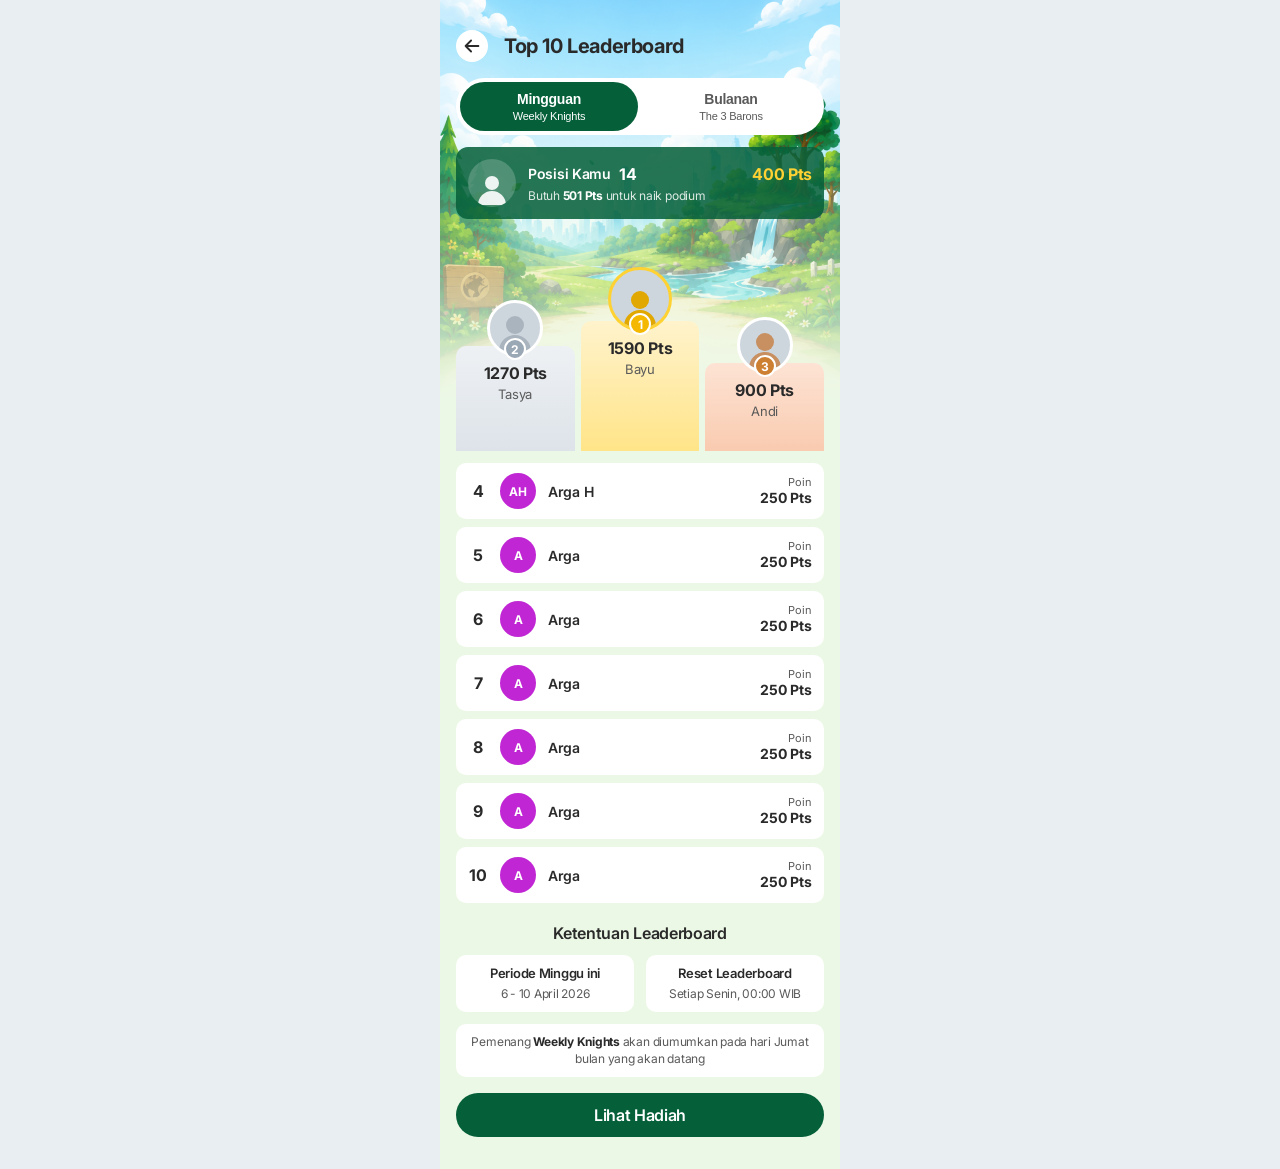
<file: leaderboard.html>
<!DOCTYPE html>
<html lang="id">
<head>
  <meta charset="UTF-8" />
  <meta name="viewport" content="width=device-width, initial-scale=1.0" />
  <title>EcoQuest — Top 10 Leaderboard</title>
  <link href="https://fonts.googleapis.com/css2?family=Inter:wght@400;600;700&display=swap" rel="stylesheet" />
  <link rel="stylesheet" href="css/variables.css" />
  <link rel="stylesheet" href="css/base.css" />
  <link rel="stylesheet" href="css/animations.css" />
  <link rel="stylesheet" href="css/leaderboard.css" />
</head>
<body>
<div class="phone phone--nature">

  <!-- Header -->
  <div class="lb-header">
    <a class="back-btn" href="index.html" aria-label="Kembali">
      <svg viewBox="0 0 24 24" fill="none" xmlns="http://www.w3.org/2000/svg">
        <path d="M19 12H5M11 6l-6 6 6 6" stroke="#2a2a2a" stroke-width="2" stroke-linecap="round" stroke-linejoin="round"/>
      </svg>
    </a>
    <div class="lb-title">Top 10 Leaderboard</div>
  </div>

  <!-- Switch -->
  <div class="lb-switch">
    <button class="lb-switch-btn active" data-cat="weekly">
      <span class="sw-main">Mingguan</span>
      <span class="sw-sub">Weekly Knights</span>
    </button>
    <button class="lb-switch-btn" data-cat="monthly">
      <span class="sw-main">Bulanan</span>
      <span class="sw-sub">The 3 Barons</span>
    </button>
  </div>

  <!-- Posisi Kamu -->
  <div class="posisi-card">
    <div class="posisi-avatar" id="posisiAvatar">
      <svg viewBox="0 0 38 38" fill="none" xmlns="http://www.w3.org/2000/svg">
        <circle cx="19" cy="14" r="7" fill="#fff" opacity="0.9"/>
        <path d="M5 36c0-7.732 6.268-14 14-14s14 6.268 14 14" fill="#fff" opacity="0.9"/>
      </svg>
    </div>
    <div class="posisi-info">
      <div class="posisi-top">
        <div class="posisi-label">Posisi Kamu <span class="posisi-rank" id="posisiRank">14</span></div>
        <div class="posisi-pts" id="posisiPts">400 Pts</div>
      </div>
      <div class="posisi-hint" id="posisiNeed">Butuh <strong>501 Pts</strong> untuk naik podium</div>
    </div>
  </div>

  <!-- Podium -->
  <div class="podium-wrap">
    <div class="podium">
      <!-- Rank 2 -->
      <div class="podium-col">
        <div class="podium-avatar silver">
          <svg viewBox="0 0 44 44" fill="none" xmlns="http://www.w3.org/2000/svg">
            <circle cx="22" cy="16" r="9" fill="#aab4be"/>
            <path d="M6 42c0-8.837 7.163-16 16-16s16 7.163 16 16" fill="#aab4be"/>
          </svg>
        </div>
        <div class="podium-medal medal-2">2</div>
        <div class="podium-bar second">
          <div class="podium-pts" id="podiumPtsTwo">1270 Pts</div>
          <div class="podium-name" id="podiumNameTwo">Tasya</div>
        </div>
      </div>
      <!-- Rank 1 -->
      <div class="podium-col">
        <div class="podium-avatar gold">
          <svg viewBox="0 0 44 44" fill="none" xmlns="http://www.w3.org/2000/svg">
            <circle cx="22" cy="16" r="9" fill="#e0a800"/>
            <path d="M6 42c0-8.837 7.163-16 16-16s16 7.163 16 16" fill="#e0a800"/>
          </svg>
        </div>
        <div class="podium-medal medal-1">1</div>
        <div class="podium-bar first">
          <div class="podium-pts" id="podiumPtsOne">1590 Pts</div>
          <div class="podium-name" id="podiumNameOne">Bayu</div>
        </div>
      </div>
      <!-- Rank 3 -->
      <div class="podium-col">
        <div class="podium-avatar bronze">
          <svg viewBox="0 0 44 44" fill="none" xmlns="http://www.w3.org/2000/svg">
            <circle cx="22" cy="16" r="9" fill="#c89060"/>
            <path d="M6 42c0-8.837 7.163-16 16-16s16 7.163 16 16" fill="#c89060"/>
          </svg>
        </div>
        <div class="podium-medal medal-3">3</div>
        <div class="podium-bar third">
          <div class="podium-pts" id="podiumPtsThree">900 Pts</div>
          <div class="podium-name" id="podiumNameThree">Andi</div>
        </div>
      </div>
    </div>
  </div>

  <!-- Ranking 4-10 -->
  <div class="rank-list" id="rankList"></div>

  <!-- Ketentuan -->
  <div class="ketentuan">
    <div class="ketentuan-title">Ketentuan Leaderboard</div>
    <div class="ketentuan-grid">
      <div class="ketentuan-box">
        <div class="ketentuan-box-label">Periode Minggu ini</div>
        <div class="ketentuan-box-val" id="periodeVal">6 - 10 April 2026</div>
      </div>
      <div class="ketentuan-box">
        <div class="ketentuan-box-label">Reset Leaderboard</div>
        <div class="ketentuan-box-val" id="resetVal">Setiap Senin, 00:00 WIB</div>
      </div>
    </div>
    <div class="ketentuan-note" id="noteText">
      Pemenang <strong>Weekly Knights</strong> akan diumumkan pada hari Jumat bulan yang akan datang
    </div>
  </div>

  <!-- Lihat Hadiah -->
  <a class="lb-cta" href="hadiah.html">
    <span>Lihat Hadiah</span>
  </a>

</div>

<script src="js/state.js"></script>
<script src="js/theme.js"></script>
<script src="js/leaderboard.js"></script>
<script src="js/entrance.js"></script>
<script>
  loadTheme();
  initLeaderboard();
  initEntrance(['.lb-header', '.lb-switch', '.posisi-card', '.podium-wrap', '.rank-list', '.ketentuan', '.lb-cta']);
</script>
</body>
</html>
</file>
<file: css/variables.css>
/* ============================================================
   EcoQuest — Design Tokens & CSS Variables
   ============================================================ */

:root {
  /* Brand Colors */
  --color-primary:        #05603A;
  --color-primary-light:  #39B575;
  --color-primary-pale:   #F6FEF9;
  --color-secondary:      #e55225;

  /* Neutrals */
  --color-text-primary:   #2a2a2a;
  --color-text-secondary: #5a5a5a;
  --color-white:          #ffffff;
  --color-bg:             #e9eef2;
  --color-surface:        #f0f0f0;
  --color-border:         #e7e7e7;
  --color-elevated:       #e8e8e8;

  /* Semantic */
  --color-easy:    #5a5a5a;
  --color-medium:  #dc6803;
  --color-hard:    #d92d20;
  --color-bonus-bg: #fef0c7;
  --color-bonus-dark: #93370d;
  --color-green-light: #e7ffef;
  --color-green-pale:  #ecf8e6;

  /* Typography */
  --font-family: 'Inter', sans-serif;

  /* Shadows */
  --shadow-card:   none;
  --shadow-card-lg: none;
  --shadow-inset:  inset 0px 2px 5px rgba(32,32,32,0.2);

  /* Radius */
  --radius-sm:   8px;
  --radius-md:   10px;
  --radius-full: 1000px;

  /* Spacing */
  --gap-xs:  4px;
  --gap-sm:  8px;
  --gap-md:  12px;
  --gap-lg:  16px;
  --gap-xl:  24px;
}

/* ── Tema: KG Media (Biru) ── */
[data-theme="kg-media"] {
  --color-primary:        #0a5388;
  --color-primary-light:  #429cdd;
  --color-primary-pale:   #f2f7fb;
  --color-green-light:    #e8f4fd;
  --color-green-pale:     #e8f4fd;
}
</file>
<file: css/base.css>
/* ============================================================
   EcoQuest — Base / Shared Styles
   ============================================================ */

*, *::before, *::after { box-sizing: border-box; margin: 0; padding: 0; }

body {
  font-family: var(--font-family);
  background: var(--color-bg);
  display: flex;
  justify-content: center;
  min-height: 100vh;
}

/* ── Phone wrapper ── */
.phone {
  width: 100%;
  max-width: 400px;
  min-height: 100vh;
  background: #ECF8E6;
  display: flex;
  flex-direction: column;
  gap: var(--gap-md);
  padding: 20px 16px 32px;
}

/* ── Nature background (homepage & misi) ── */
.phone--nature {
  background-color: #ECF8E6;
  background-image: url("../assets/bg-nature.png");
  background-size: 100% auto;
  background-position: top center;
  background-repeat: no-repeat;
  padding-top: 22px;
}

/* ── Generic card ── */
.card {
  background: var(--color-white);
  border-radius: var(--radius-md);
  padding: var(--gap-md);
  box-shadow: var(--shadow-card);
}

/* ── Progress bar ── */
.bar-track {
  width: 100%;
  height: 12px;
  background: var(--color-surface);
  border-radius: var(--radius-full);
  overflow: hidden;
  box-shadow: var(--shadow-inset);
}
.bar-fill {
  height: 100%;
  background: var(--color-primary);
  border-radius: var(--radius-full);
  transition: width 0.4s ease;
}

/* ── Difficulty badges ── */
.badge {
  display: inline-flex;
  align-items: center;
  padding: 2px 8px 2px 6px;
  border-radius: var(--radius-full);
  font-size: 12px;
  font-weight: 600;
  color: var(--color-white);
  letter-spacing: -0.24px;
  line-height: 1.3;
  align-self: flex-start;
}
.badge-easy   { background: var(--color-easy); }
.badge-medium { background: var(--color-medium); }
.badge-hard   { background: var(--color-hard); }

/* ── Utility text styles ── */
.text-primary   { color: var(--color-text-primary); }
.text-secondary { color: var(--color-text-secondary); }
.text-brand     { color: var(--color-primary); }
.text-bold      { font-weight: 700; }
.text-semibold  { font-weight: 600; }
.text-sm   { font-size: 12px; letter-spacing: -0.24px; line-height: 1.3; }
.text-base { font-size: 14px; letter-spacing: -0.28px; line-height: 1.3; }
.text-md   { font-size: 16px; letter-spacing: -0.32px; line-height: 1.3; }
.text-lg   { font-size: 20px; letter-spacing: -0.4px;  line-height: 1.3; }
.text-xl   { font-size: 28px; letter-spacing: -0.56px; line-height: 1.3; }

/* ============================================================
   Microinteraction — efek "tertekan" (press) ala Gojek
   Berlaku untuk semua button, link CTA, dan elemen klikable
   ============================================================ */
button,
a.banner,
a.cta-btn,
a.lb-cta,
.tab-btn,
.lb-switch-btn,
.sheet-upload-btn,
.reward-item,
.mission-card,
.back-btn,
.bonus-btn,
.avatar-edit-btn,
.shutter-btn,
.sheet-close,
.uploaded-remove {
  transition: transform 0.12s cubic-bezier(0.4, 0, 0.2, 1),
              background 0.15s ease,
              opacity 0.15s ease,
              box-shadow 0.15s ease;
  -webkit-tap-highlight-color: transparent;
}

/* saat ditekan → mengecil seperti tertekan ke dalam */
button:active,
a.banner:active,
a.cta-btn:active,
a.lb-cta:active,
.tab-btn:active,
.lb-switch-btn:active,
.sheet-upload-btn:active,
.reward-item:active,
.back-btn:active,
.bonus-btn:active,
.avatar-edit-btn:active,
.sheet-close:active,
.uploaded-remove:active,
.sheet-submit-btn:active,
.popup-btn:active,
.crop-save-btn:active,
.reset-confirm-btn:active,
.reset-cancel-btn:active {
  transform: scale(0.95);
}

/* elemen besar (card/banner) cukup mengecil sedikit saja */
.mission-card:active,
.reward-item:active {
  transform: scale(0.97);
}

/* shutter kamera punya animasi sendiri, biarkan lebih kecil */
.shutter-btn:active {
  transform: scale(0.90);
}

/* ── KG Media theme: background override ── */
[data-theme="kg-media"] .phone {
  background: linear-gradient(180deg, #c8e9ff 0%, #f7f7f7 45%);
}
[data-theme="kg-media"] .phone--nature {
  background-image: none;
  background-color: transparent;
  padding-top: 20px;
}
</file>
<file: css/animations.css>
/* ============================================================
   EcoQuest — Entrance Animations
   Komponen muncul dengan fade + slide-up bertahap (staggered)
   ============================================================ */

@keyframes eq-fade-up {
  from {
    opacity: 0;
    transform: translateY(16px);
  }
  to {
    opacity: 1;
    transform: translateY(0);
  }
}

@keyframes eq-fade-in {
  from { opacity: 0; }
  to   { opacity: 1; }
}

@keyframes eq-scale-in {
  from {
    opacity: 0;
    transform: scale(0.92);
  }
  to {
    opacity: 1;
    transform: scale(1);
  }
}

/* Elemen dengan kelas ini akan dianimasikan saat muncul.
   Awalnya disembunyikan (opacity 0) lalu di-trigger via JS. */
.eq-animate {
  opacity: 0;
}

.eq-animate.eq-in {
  animation: eq-fade-up 0.55s cubic-bezier(0.22, 1, 0.36, 1) both;
}

/* Variasi animasi */
.eq-animate.eq-fade.eq-in   { animation-name: eq-fade-in; }
.eq-animate.eq-scale.eq-in  { animation-name: eq-scale-in; }

/* Hormati preferensi user yang tidak suka animasi berlebih */
@media (prefers-reduced-motion: reduce) {
  .eq-animate,
  .eq-animate.eq-in {
    animation: none !important;
    opacity: 1 !important;
    transform: none !important;
  }
}


/* ============================================================
   Level-Up Popup
   ============================================================ */

/* Backdrop */
.levelup-overlay {
  position: fixed;
  inset: 0;
  background: rgba(0, 0, 0, 0.55);
  backdrop-filter: blur(3px);
  z-index: 1100;
  display: flex;
  align-items: center;
  justify-content: center;
  opacity: 0;
  pointer-events: none;
  transition: opacity 0.35s ease;
}
.levelup-overlay.is-open {
  opacity: 1;
  pointer-events: all;
}

/* Modal card */
.levelup-modal {
  position: relative;
  background: #fff;
  border-radius: 24px;
  width: calc(100% - 48px);
  max-width: 340px;
  padding: 32px 24px 24px;
  text-align: center;
  box-shadow: 0 24px 60px rgba(10, 83, 136, 0.25);
  overflow: hidden;
  transform: scale(0.85) translateY(24px);
  transition: transform 0.4s cubic-bezier(0.22, 1, 0.36, 1), opacity 0.35s ease;
  opacity: 0;
}
.levelup-overlay.is-open .levelup-modal {
  transform: scale(1) translateY(0);
  opacity: 1;
}

/* Glow ring di belakang ikon */
.levelup-glow {
  width: 96px;
  height: 96px;
  border-radius: 50%;
  background: radial-gradient(circle, #d1fae5 0%, #F6FEF9 60%, transparent 100%);
  display: flex;
  align-items: center;
  justify-content: center;
  margin: 0 auto 16px;
  position: relative;
}
.levelup-glow::before {
  content: '';
  position: absolute;
  inset: -6px;
  border-radius: 50%;
  border: 2.5px solid #39B575;
  opacity: 0.4;
  animation: levelup-ring-pulse 1.8s ease-in-out infinite;
}
@keyframes levelup-ring-pulse {
  0%, 100% { transform: scale(1); opacity: 0.4; }
  50%       { transform: scale(1.12); opacity: 0.15; }
}

/* Badge level besar */
.levelup-badge {
  width: 64px;
  height: 64px;
  border-radius: 50%;
  background: linear-gradient(135deg, #05603A 0%, #39B575 100%);
  display: flex;
  align-items: center;
  justify-content: center;
  font-size: 22px;
  font-weight: 700;
  color: #fff;
  letter-spacing: -0.5px;
  box-shadow: 0 8px 20px rgba(10, 83, 136, 0.4);
}

/* Label kecil di atas judul */
.levelup-eyebrow {
  font-size: 11px;
  font-weight: 600;
  letter-spacing: 1.2px;
  text-transform: uppercase;
  color: var(--color-primary-light);
  margin-bottom: 6px;
}

/* Judul utama */
.levelup-title {
  font-size: 26px;
  font-weight: 700;
  color: var(--color-text-primary);
  letter-spacing: -0.6px;
  line-height: 1.15;
  margin-bottom: 4px;
}

/* Rank chip */
.levelup-rank-chip {
  display: inline-flex;
  align-items: center;
  gap: 5px;
  background: var(--color-primary-pale);
  color: var(--color-primary);
  border-radius: var(--radius-full);
  padding: 4px 12px;
  font-size: 13px;
  font-weight: 600;
  margin: 10px 0 16px;
}

/* Divider tipis */
.levelup-divider {
  height: 1px;
  background: var(--color-border);
  margin: 0 0 16px;
}

/* Stat row */
.levelup-stats {
  display: flex;
  justify-content: center;
  gap: 32px;
  margin-bottom: 24px;
}
.levelup-stat {
  display: flex;
  flex-direction: column;
  align-items: center;
  gap: 2px;
}
.levelup-stat-val {
  font-size: 18px;
  font-weight: 700;
  color: var(--color-text-primary);
  letter-spacing: -0.4px;
}
.levelup-stat-lbl {
  font-size: 11px;
  color: var(--color-text-secondary);
  font-weight: 500;
}

/* Tombol CTA */
.levelup-cta {
  width: 100%;
  padding: 14px;
  background: var(--color-primary);
  color: #fff;
  border: none;
  border-radius: var(--radius-full);
  font-size: 15px;
  font-weight: 700;
  letter-spacing: -0.3px;
  cursor: pointer;
  transition: background 0.15s ease, transform 0.12s ease;
}
.levelup-cta:hover   { background: #047857; }
.levelup-cta:active  { transform: scale(0.97); }

/* Confetti pieces */
.levelup-confetti {
  position: absolute;
  top: 0; left: 0; right: 0;
  height: 160px;
  pointer-events: none;
  overflow: hidden;
}
.confetti-piece {
  position: absolute;
  width: 8px;
  height: 8px;
  border-radius: 2px;
  top: -12px;
  animation: confetti-fall linear forwards;
}
@keyframes confetti-fall {
  0%   { transform: translateY(0) rotate(0deg); opacity: 1; }
  80%  { opacity: 1; }
  100% { transform: translateY(170px) rotate(720deg); opacity: 0; }
}

/* Stars burst */
.levelup-stars {
  position: absolute;
  top: 28px;
  left: 50%;
  transform: translateX(-50%);
  width: 200px;
  height: 100px;
  pointer-events: none;
}
.star-burst {
  position: absolute;
  font-size: 18px;
  animation: star-pop 0.6s cubic-bezier(0.22, 1, 0.36, 1) forwards;
  opacity: 0;
}
@keyframes star-pop {
  0%   { transform: translate(0, 0) scale(0); opacity: 0; }
  60%  { opacity: 1; }
  100% { opacity: 0; }
}
</file>
<file: css/leaderboard.css>
/* ============================================================
   EcoQuest — Halaman Leaderboard
   ============================================================ */

/* ── Header ── */
.lb-header {
  display: flex;
  align-items: center;
  gap: 16px;
  padding: 8px 0 4px;
  width: 100%;
}
.lb-header .back-btn {
  width: 32px; height: 32px;
  border-radius: 800px;
  background: #fff;
  box-shadow: none;
  display: flex; align-items: center; justify-content: center;
  border: none; cursor: pointer; flex-shrink: 0;
  text-decoration: none;
  transition: opacity 0.15s;
}
.lb-header .back-btn:hover { opacity: 0.8; }
.lb-header .back-btn svg { width: 22px; height: 22px; }
.lb-title {
  font-size: 20px;
  font-weight: 700;
  color: var(--color-text-primary);
  letter-spacing: -0.4px;
  line-height: 1.3;
}

/* ── Switch toggle (Mingguan / Bulanan) ── */
.lb-switch {
  display: flex;
  gap: 4px;
  background: #fff;
  border-radius: 1000px;
  padding: 4px;
  width: 100%;
  box-shadow: var(--shadow-card);
}
.lb-switch-btn {
  flex: 1;
  border: none;
  background: transparent;
  border-radius: 1000px;
  padding: 8px 12px;
  cursor: pointer;
  display: flex;
  flex-direction: column;
  align-items: center;
  gap: 2px;
  transition: background 0.2s ease, color 0.2s ease;
  color: var(--color-text-secondary);
}
.lb-switch-btn .sw-main {
  font-size: 14px;
  font-weight: 700;
  letter-spacing: -0.28px;
  line-height: 1.3;
}
.lb-switch-btn .sw-sub {
  font-size: 11px;
  font-weight: 400;
  letter-spacing: -0.22px;
  line-height: 1.2;
}
.lb-switch-btn.active {
  background: var(--color-primary);
  color: #fff;
}

/* ── Posisi Kamu card ── */
.posisi-card {
  background: rgba(5, 96, 58, 0.86);
  border-radius: 12px;
  padding: 12px;
  display: flex;
  align-items: center;
  gap: 12px;
  width: 100%;
}
.posisi-avatar {
  width: 48px;
  height: 48px;
  border-radius: 50%;
  background: rgba(255,255,255,0.2);
  overflow: hidden;
  flex-shrink: 0;
  display: flex;
  align-items: flex-end;
  justify-content: center;
}
.posisi-avatar svg { width: 38px; height: 38px; }
.posisi-info { flex: 1; min-width: 0; display: flex; flex-direction: column; gap: 4px; }
.posisi-top {
  display: flex;
  align-items: center;
  gap: 8px;
  justify-content: space-between;
}
.posisi-label {
  font-size: 14px;
  font-weight: 600;
  color: #fff;
  letter-spacing: -0.28px;
  display: flex;
  align-items: center;
  gap: 8px;
}
.posisi-rank {
  font-size: 16px;
  font-weight: 700;
  color: #fff;
}
.posisi-pts {
  font-size: 16px;
  font-weight: 700;
  color: #ffd233;
  letter-spacing: -0.32px;
}
.posisi-hint {
  font-size: 12px;
  font-weight: 400;
  color: rgba(255,255,255,0.85);
  letter-spacing: -0.24px;
  line-height: 1.3;
}
.posisi-hint strong { font-weight: 700; color: #fff; }

/* ── Podium ── */
.podium-wrap {
  position: relative;
  width: 100%;
  padding-top: 36px;
}
.podium {
  display: flex;
  align-items: flex-end;
  justify-content: center;
  gap: 6px;
  width: 100%;
}
.podium-col {
  flex: 1;
  display: flex;
  flex-direction: column;
  align-items: center;
  position: relative;
}
.podium-avatar {
  width: 56px;
  height: 56px;
  border-radius: 50%;
  border: 3px solid #fff;
  overflow: hidden;
  background: #cdd5dd;
  position: relative;
  z-index: 2;
  margin-bottom: -10px;
  display: flex;
  align-items: flex-end;
  justify-content: center;
}
.podium-avatar svg { width: 44px; height: 44px; }
.podium-avatar.gold   { width: 64px; height: 64px; border-color: #ffd233; }
.podium-medal {
  position: absolute;
  top: 38px;
  z-index: 3;
  width: 22px;
  height: 22px;
  border-radius: 50%;
  display: flex;
  align-items: center;
  justify-content: center;
  font-size: 12px;
  font-weight: 700;
  color: #fff;
  border: 2px solid #fff;
}
.podium-avatar.gold + .podium-medal { top: 46px; }
.medal-1 { background: #f5b800; }
.medal-2 { background: #9aa7b5; }
.medal-3 { background: #cd7f32; }

.podium-bar {
  width: 100%;
  border-radius: 10px 10px 0 0;
  display: flex;
  flex-direction: column;
  align-items: center;
  justify-content: flex-start;
  padding: 18px 6px 14px;
  gap: 2px;
}
.podium-bar.first  { background: linear-gradient(180deg, #fff3cc 0%, #ffe488 100%); height: 130px; }
.podium-bar.second { background: linear-gradient(180deg, #eef1f4 0%, #dde3e9 100%); height: 105px; }
.podium-bar.third  { background: linear-gradient(180deg, #fde3d4 0%, #f9cbb0 100%); height: 88px; }

.podium-pts {
  font-size: 16px;
  font-weight: 700;
  color: var(--color-text-primary);
  letter-spacing: -0.32px;
  line-height: 1.2;
}
.podium-name {
  font-size: 13px;
  font-weight: 400;
  color: var(--color-text-secondary);
  letter-spacing: -0.26px;
}

/* ── Ranking list ── */
.rank-list {
  display: flex;
  flex-direction: column;
  gap: 8px;
  width: 100%;
}
.rank-item {
  background: #fff;
  border-radius: 10px;
  padding: 10px 12px;
  display: flex;
  align-items: center;
  gap: 12px;
  box-shadow: var(--shadow-card);
}
.rank-num {
  font-size: 16px;
  font-weight: 700;
  color: var(--color-text-primary);
  width: 20px;
  text-align: center;
  flex-shrink: 0;
}
.rank-avatar {
  width: 36px;
  height: 36px;
  border-radius: 50%;
  background: #c026d3;
  display: flex;
  align-items: center;
  justify-content: center;
  font-size: 12px;
  font-weight: 700;
  color: #fff;
  flex-shrink: 0;
}
.rank-name {
  flex: 1;
  min-width: 0;
  font-size: 14px;
  font-weight: 600;
  color: var(--color-text-primary);
  letter-spacing: -0.28px;
}
.rank-pts {
  text-align: right;
  flex-shrink: 0;
}
.rank-pts-label {
  font-size: 11px;
  font-weight: 400;
  color: var(--color-text-secondary);
  line-height: 1.2;
}
.rank-pts-val {
  font-size: 14px;
  font-weight: 700;
  color: var(--color-text-primary);
  line-height: 1.3;
}

/* ── Ketentuan ── */
.ketentuan {
  display: flex;
  flex-direction: column;
  gap: 12px;
  width: 100%;
  padding-top: 8px;
}
.ketentuan-title {
  font-size: 16px;
  font-weight: 600;
  color: var(--color-text-primary);
  letter-spacing: -0.32px;
  text-align: center;
}
.ketentuan-grid {
  display: flex;
  gap: 12px;
  width: 100%;
}
.ketentuan-box {
  flex: 1;
  min-width: 0;
  background: #fff;
  border-radius: 10px;
  padding: 10px 12px;
  display: flex;
  flex-direction: column;
  gap: 4px;
  box-shadow: var(--shadow-card);
  text-align: center;
}
.ketentuan-box-label {
  font-size: 13px;
  font-weight: 600;
  color: var(--color-text-primary);
  letter-spacing: -0.26px;
  line-height: 1.3;
}
.ketentuan-box-val {
  font-size: 12px;
  font-weight: 400;
  color: var(--color-text-secondary);
  letter-spacing: -0.24px;
  line-height: 1.3;
}
.ketentuan-note {
  background: #fff;
  border-radius: 10px;
  padding: 10px 12px;
  font-size: 12px;
  font-weight: 400;
  color: var(--color-text-secondary);
  letter-spacing: -0.24px;
  line-height: 1.4;
  text-align: center;
  box-shadow: var(--shadow-card);
}
.ketentuan-note strong { font-weight: 700; color: var(--color-text-primary); }

/* ── Lihat Hadiah CTA ── */
.lb-cta {
  width: 100%;
  min-height: 44px;
  background: var(--color-primary);
  border-radius: 1000px;
  border: none;
  cursor: pointer;
  display: flex;
  align-items: center;
  justify-content: center;
  padding: 12px 16px;
  text-decoration: none;
  transition: background 0.15s;
  margin-top: 4px;
}
.lb-cta:hover  { background: #047857; }
.lb-cta:active { background: #034d2e; }
.lb-cta span {
  font-size: 16px;
  font-weight: 600;
  color: #fff;
  letter-spacing: -0.32px;
}

/* panel show/hide */
.lb-panel { display: none; flex-direction: column; gap: 12px; width: 100%; }
.lb-panel.active { display: flex; }
</file>
